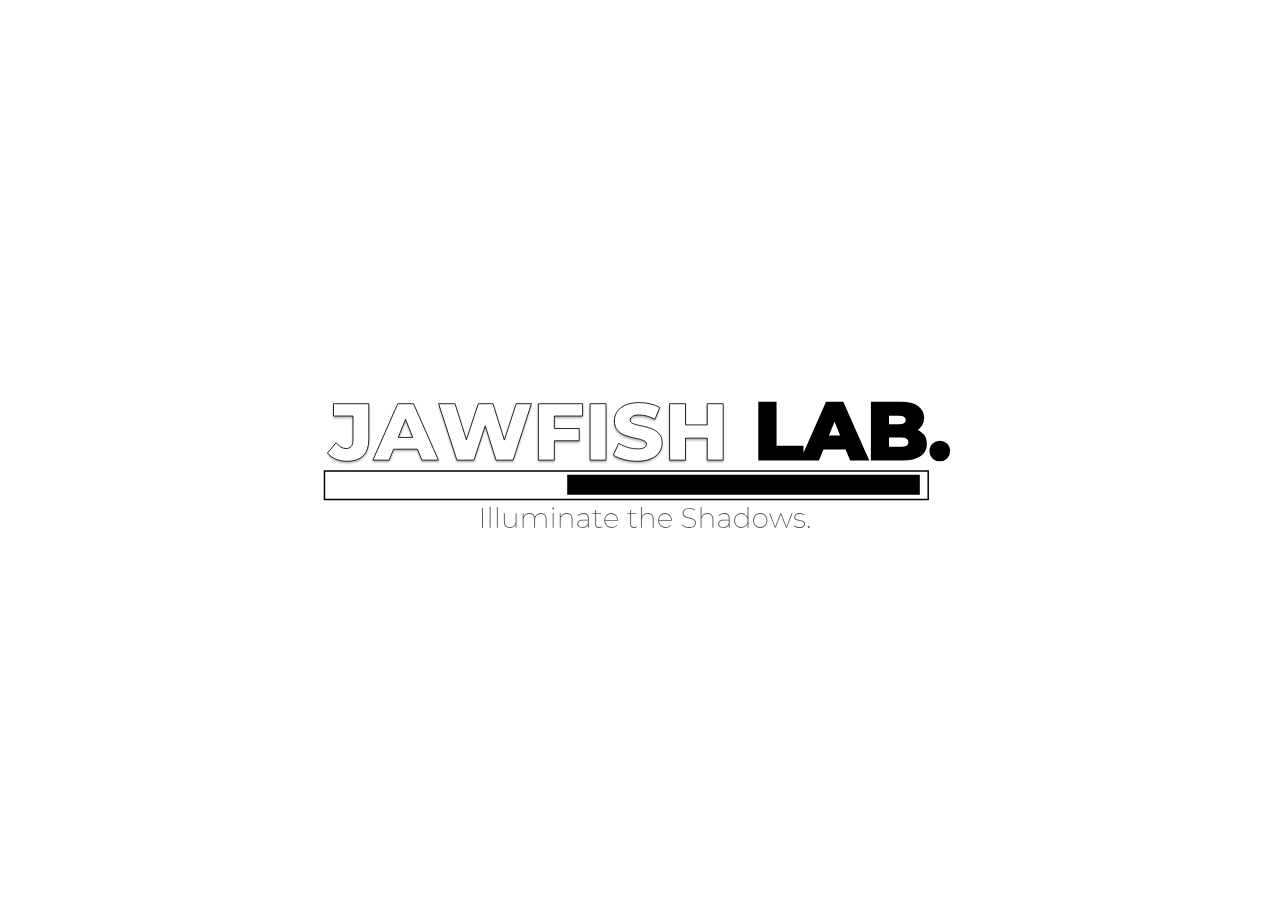
<file: index.html>
<!doctype html>
<html lang="ja">
<head>
  <meta charset="utf-8">
  <meta name="viewport" content="width=device-width, initial-scale=1">
  <title>Jawfish Lab.</title>
  <meta name="description" content="Jawfish Lab. — DFIR / Incident Response / Training and Research.">
  <style>
    html,body {
      margin: 0;
      padding: 0;
      height: 100%;
      background: #fff;
      color: #111;
      font-family: system-ui, -apple-system, "Segoe UI", Roboto, Helvetica, Arial;
      display: grid;
      place-items: center;
    }
    img {
      width: 50vw;
      max-width: 850px;
      height: auto;
    }
  </style>
</head>
<body>
  <main>
    <img src="assets/logo.svg" alt="Jawfish Lab. logo" width="280" height="auto">
  </main>
</body>
</html>
</file>
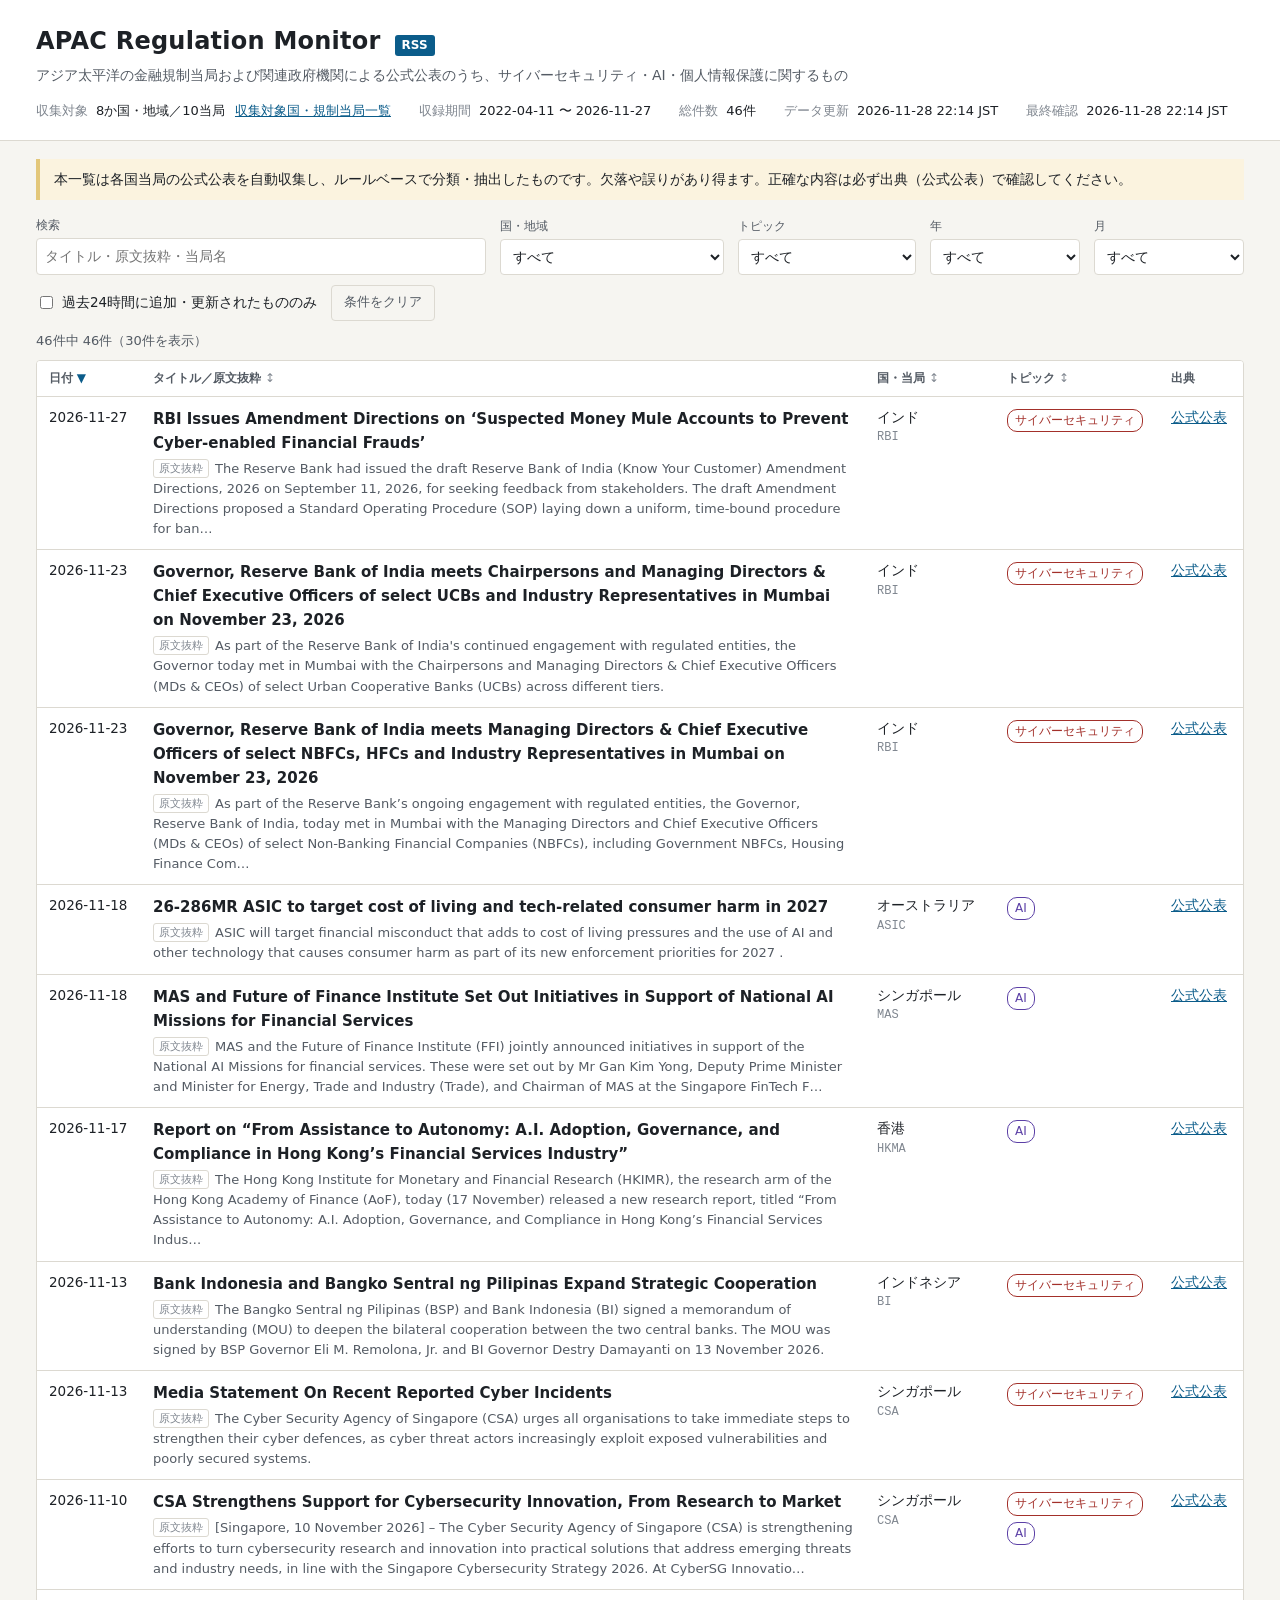
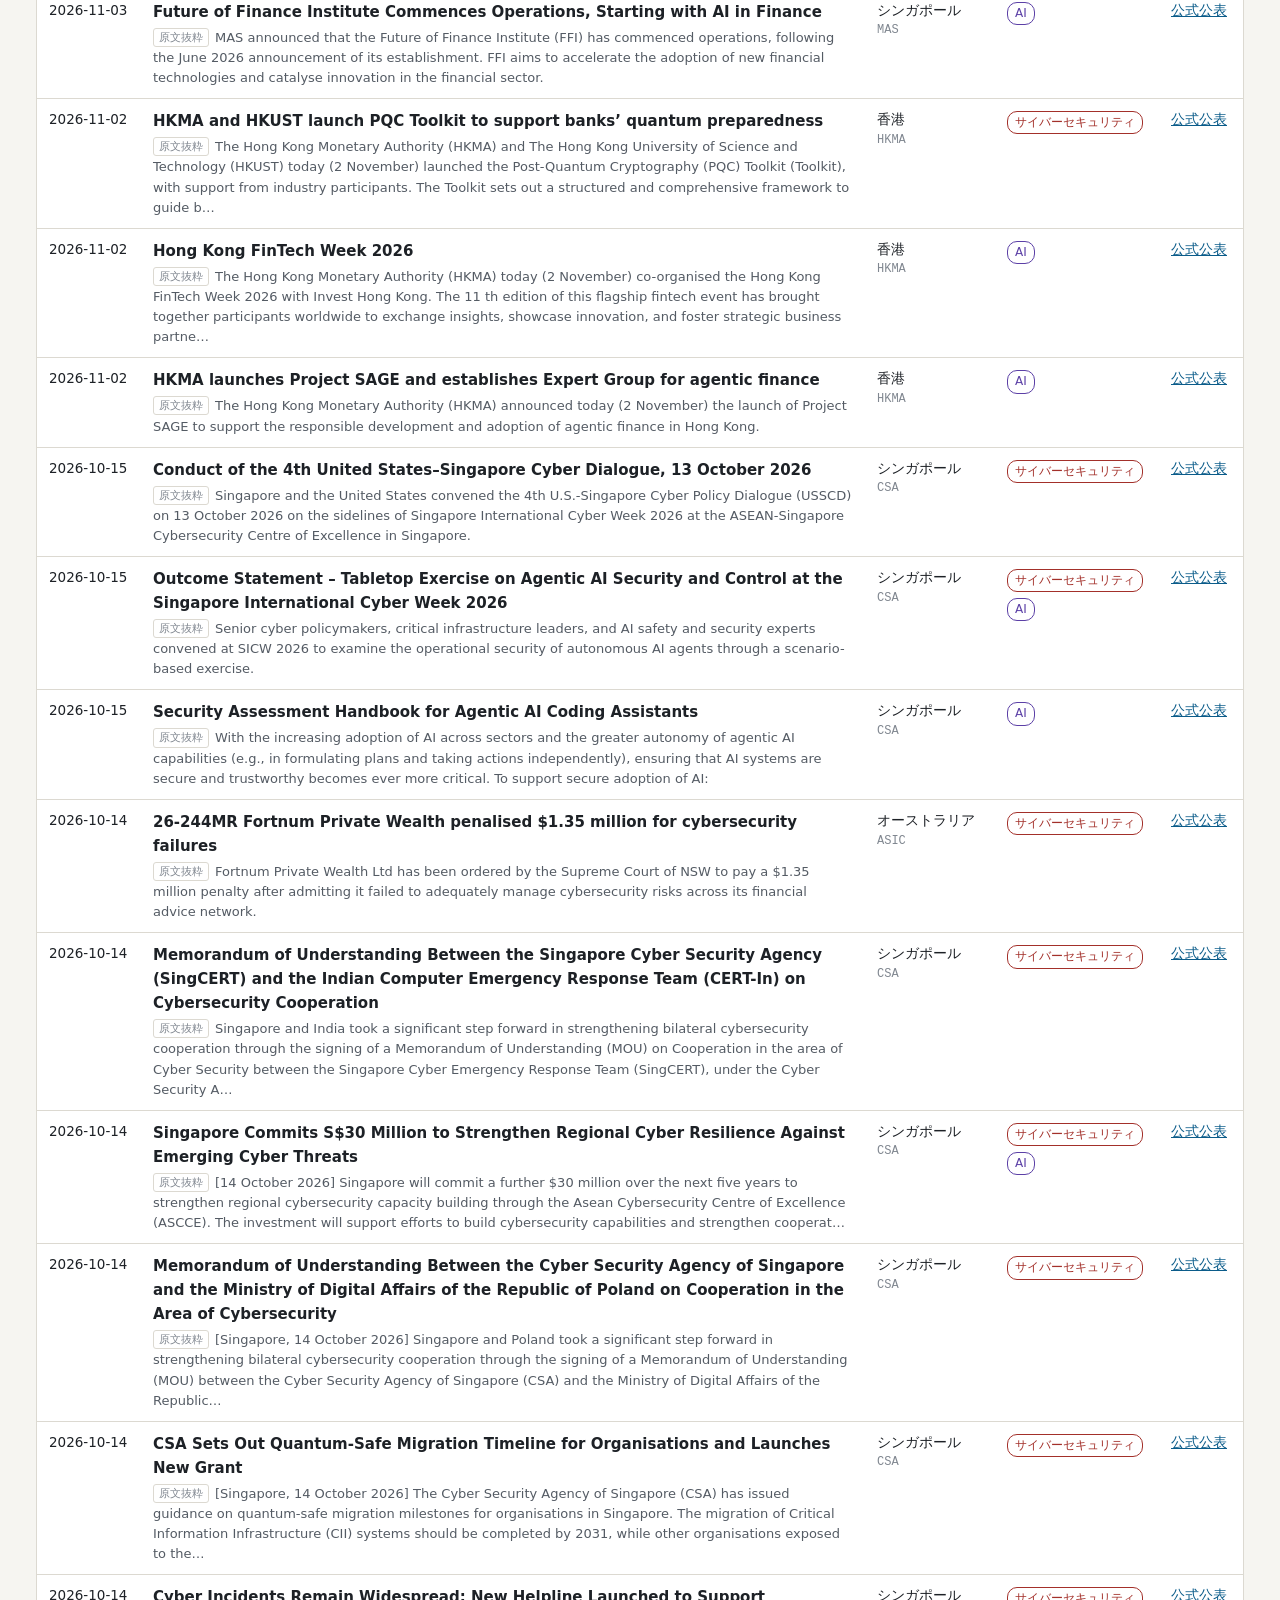
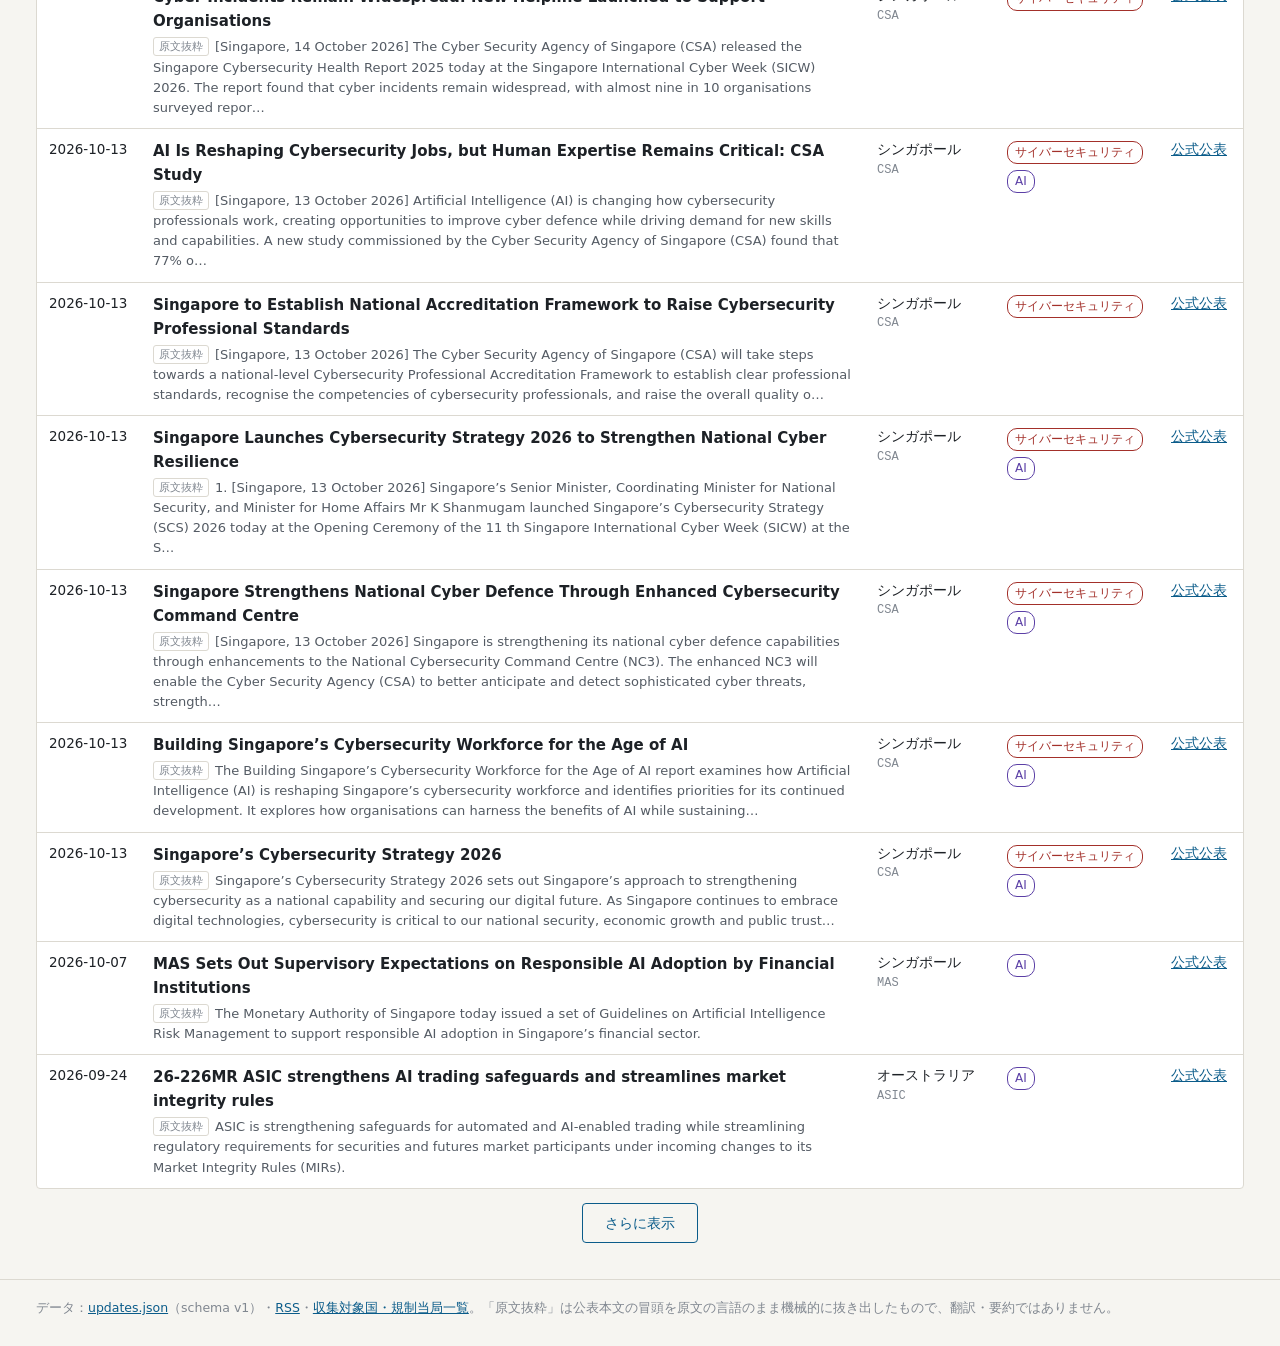
<file: reg-watch/index.html>
<!doctype html>
<html lang="ja">
<head>
  <meta charset="utf-8">
  <meta name="viewport" content="width=device-width, initial-scale=1">
  <title>APAC Regulation Monitor</title>
  <meta name="description" content="APACの金融規制当局および関連政府機関による公式公表のうち、サイバーセキュリティ／AI／個人情報保護に関するものの一覧">
  <link rel="alternate" type="application/rss+xml" title="APAC Regulation Monitor" href="feed.xml">
  <link rel="stylesheet" href="styles.css">
</head>
<body>
  <header class="site-header">
    <div class="wrap">
      <div class="title-row">
        <h1>APAC Regulation Monitor</h1>
        <a class="rss" href="feed.xml">RSS</a>
      </div>
      <p class="tagline">アジア太平洋の金融規制当局および関連政府機関による公式公表のうち、サイバーセキュリティ・AI・個人情報保護に関するもの</p>
      <dl class="meta">
        <div><dt>収集対象</dt><dd><span id="meta-sources">—</span> <a class="meta-link" href="sources.html">収集対象国・規制当局一覧</a></dd></div>
        <div><dt>収録期間</dt><dd id="meta-range">—</dd></div>
        <div><dt>総件数</dt><dd id="meta-count">—</dd></div>
        <div><dt>データ更新</dt><dd id="meta-generated">—</dd></div>
        <div><dt>最終確認</dt><dd id="meta-checked">—</dd></div>
      </dl>
    </div>
  </header>

  <main class="wrap">
    <p class="notice" role="note">本一覧は各国当局の公式公表を自動収集し、ルールベースで分類・抽出したものです。欠落や誤りがあり得ます。正確な内容は必ず出典（公式公表）で確認してください。</p>

    <form class="filters" id="filters" role="search" onsubmit="return false">
      <label class="field search">
        <span>検索</span>
        <input type="search" id="q" placeholder="タイトル・原文抜粋・当局名" autocomplete="off">
      </label>
      <label class="field">
        <span>国・地域</span>
        <select id="f-country"><option value="">すべて</option></select>
      </label>
      <label class="field">
        <span>トピック</span>
        <select id="f-topic"><option value="">すべて</option></select>
      </label>
      <label class="field">
        <span>年</span>
        <select id="f-year"><option value="">すべて</option></select>
      </label>
      <label class="field">
        <span>月</span>
        <select id="f-month"><option value="">すべて</option></select>
      </label>
      <label class="check">
        <input type="checkbox" id="f-recent">
        <span>過去24時間に追加・更新されたもののみ</span>
      </label>
      <button type="button" class="reset" id="reset">条件をクリア</button>
    </form>

    <p class="status" id="status" aria-live="polite">読み込み中…</p>

    <div class="table-scroll">
      <table class="updates" id="table">
        <thead>
          <tr>
            <th scope="col" class="c-date"><button type="button" data-sort="date">日付</button></th>
            <th scope="col" class="c-title"><button type="button" data-sort="title">タイトル／原文抜粋</button></th>
            <th scope="col" class="c-src"><button type="button" data-sort="country">国・当局</button></th>
            <th scope="col" class="c-topic"><button type="button" data-sort="topic">トピック</button></th>
            <th scope="col" class="c-link">出典</th>
          </tr>
        </thead>
        <tbody id="rows"></tbody>
      </table>
    </div>

    <div class="more-row">
      <button type="button" id="more" hidden>さらに表示</button>
    </div>
  </main>

  <footer class="site-footer">
    <div class="wrap">
      <p>データ：<a href="data/updates.json">updates.json</a>（schema v1）・<a href="feed.xml">RSS</a>・<a href="sources.html">収集対象国・規制当局一覧</a>。「原文抜粋」は公表本文の冒頭を原文の言語のまま機械的に抜き出したもので、翻訳・要約ではありません。</p>
    </div>
  </footer>

  <script src="app.js"></script>
</body>
</html>
</file>
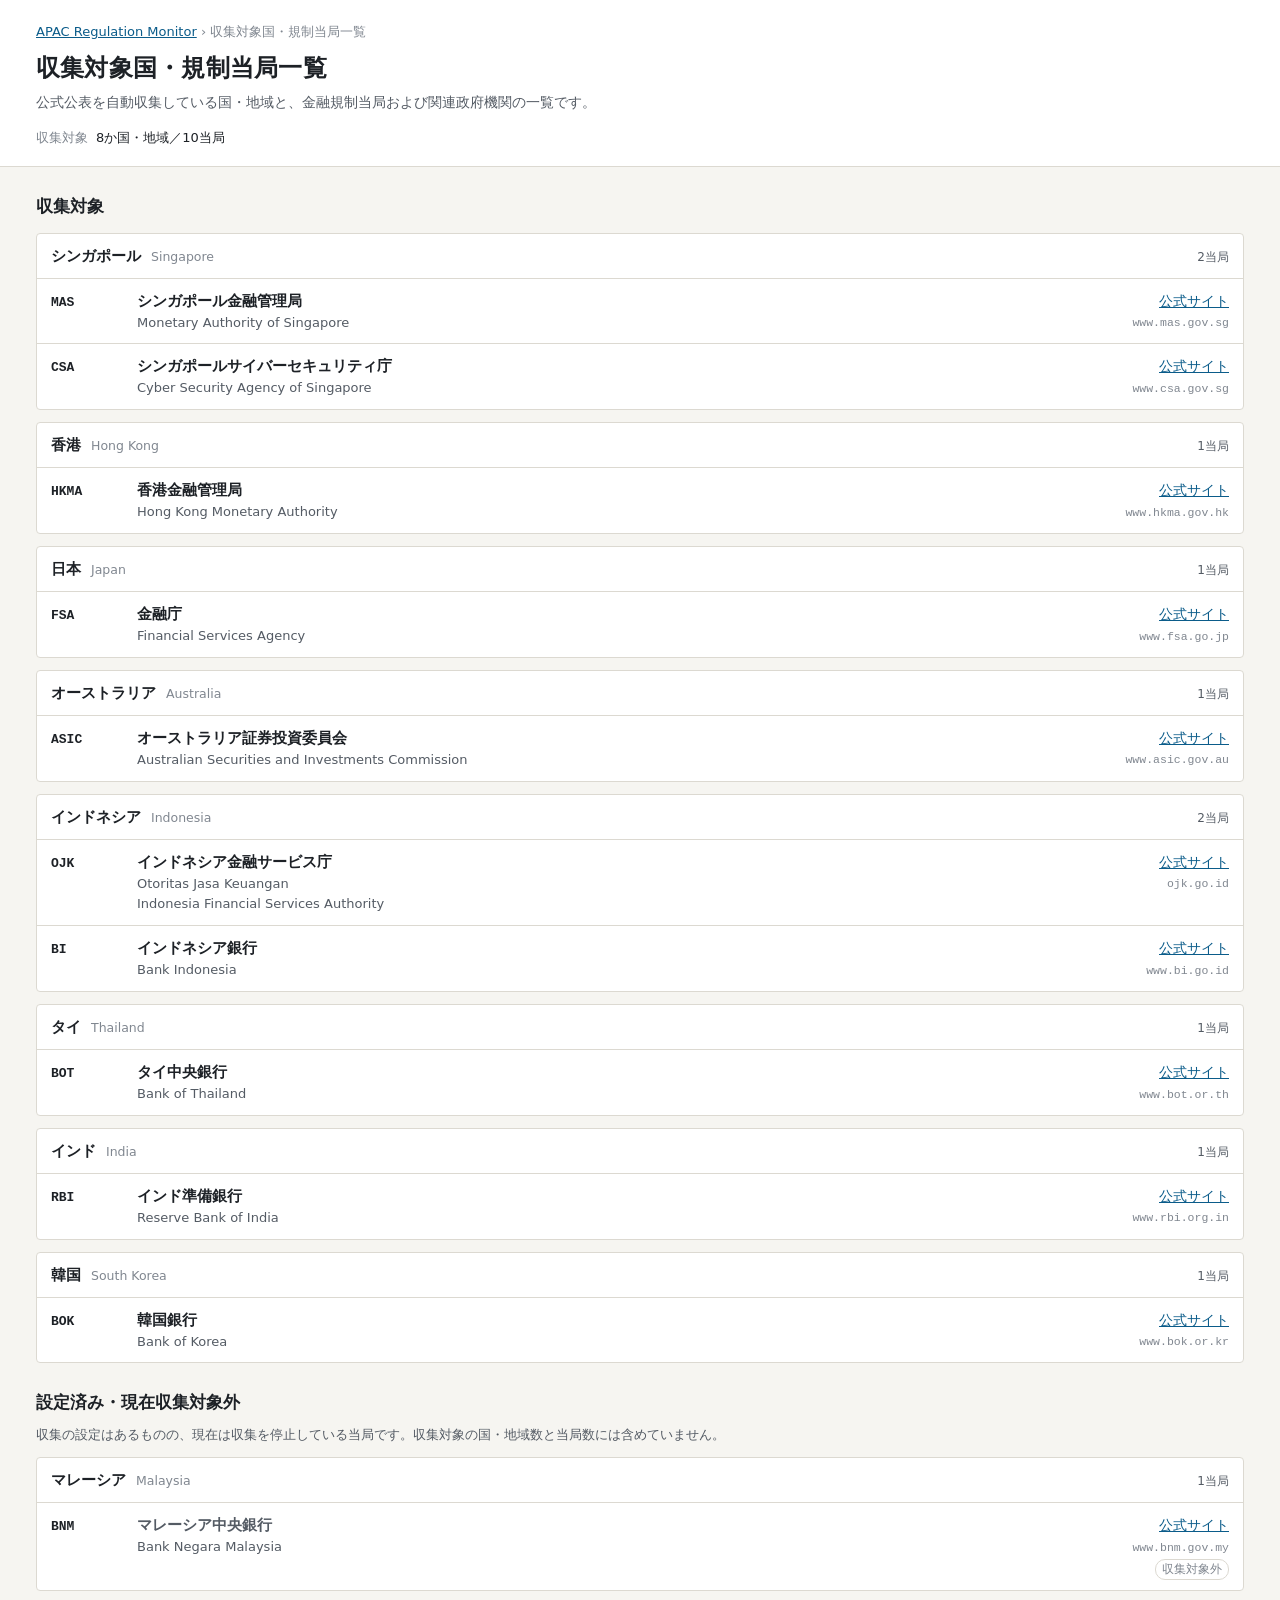
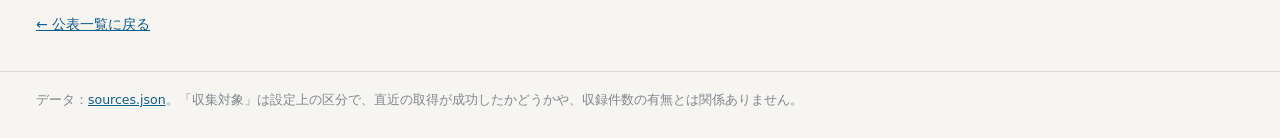
<file: reg-watch/sources.html>
<!doctype html>
<html lang="ja">
<head>
  <meta charset="utf-8">
  <meta name="viewport" content="width=device-width, initial-scale=1">
  <title>収集対象国・規制当局一覧 | APAC Regulation Monitor</title>
  <meta name="description" content="APAC Regulation Monitor が公式公表を収集している国・地域と、金融規制当局および関連政府機関の一覧">
  <link rel="alternate" type="application/rss+xml" title="APAC Regulation Monitor" href="feed.xml">
  <link rel="stylesheet" href="styles.css">
</head>
<body>
  <header class="site-header">
    <div class="wrap">
      <p class="crumb"><a href="./">APAC Regulation Monitor</a> <span aria-hidden="true">›</span> 収集対象国・規制当局一覧</p>
      <div class="title-row">
        <h1>収集対象国・規制当局一覧</h1>
      </div>
      <p class="tagline">公式公表を自動収集している国・地域と、金融規制当局および関連政府機関の一覧です。</p>
      <dl class="meta">
        <div><dt>収集対象</dt><dd id="dir-summary">—</dd></div>
      </dl>
    </div>
  </header>

  <main class="wrap">
    <p class="status" id="status" aria-live="polite">読み込み中…</p>

    <section class="dir-section" id="active" aria-labelledby="active-title" hidden>
      <h2 id="active-title">収集対象</h2>
      <div id="active-list"></div>
    </section>

    <section class="dir-section" id="inactive" aria-labelledby="inactive-title" hidden>
      <h2 id="inactive-title">設定済み・現在収集対象外</h2>
      <p class="section-note">収集の設定はあるものの、現在は収集を停止している当局です。収集対象の国・地域数と当局数には含めていません。</p>
      <div id="inactive-list"></div>
    </section>

    <p class="back-row"><a href="./">← 公表一覧に戻る</a></p>
  </main>

  <footer class="site-footer">
    <div class="wrap">
      <p>データ：<a href="data/sources.json">sources.json</a>。「収集対象」は設定上の区分で、直近の取得が成功したかどうかや、収録件数の有無とは関係ありません。</p>
    </div>
  </footer>

  <script src="sources.js"></script>
</body>
</html>
</file>
<file: reg-watch/styles.css>
:root {
  --bg: #f6f5f1;
  --surface: #ffffff;
  --ink: #1d2126;
  --ink-soft: #545b64;
  --ink-faint: #808790;
  --rule: #dcd9d1;
  --accent: #0b5c8a;
  --accent-ink: #ffffff;
  --notice-bg: #fbf3df;
  --notice-rule: #e3c77a;
  --cyber: #a3302a;
  --ai: #5b3fa6;
  --privacy: #1f7a52;
  --font: "Hiragino Kaku Gothic ProN", "Hiragino Sans", "Yu Gothic UI", "Yu Gothic", Meiryo,
    system-ui, -apple-system, "Segoe UI", sans-serif;
  --mono: ui-monospace, "SFMono-Regular", Consolas, "Liberation Mono", monospace;
}

@media (prefers-color-scheme: dark) {
  :root {
    --bg: #15181c;
    --surface: #1d2126;
    --ink: #e7e9ec;
    --ink-soft: #b1b7bf;
    --ink-faint: #8a919a;
    --rule: #343a42;
    --accent: #6fb7e3;
    --accent-ink: #0d1a24;
    --notice-bg: #2b2516;
    --notice-rule: #7d6a35;
    --cyber: #f08a82;
    --ai: #b9a3f2;
    --privacy: #7fd1a8;
  }
}

* { box-sizing: border-box; }

html { -webkit-text-size-adjust: 100%; }

body {
  margin: 0;
  background: var(--bg);
  color: var(--ink);
  font-family: var(--font);
  font-size: 15px;
  line-height: 1.6;
}

a { color: var(--accent); }
a:hover { text-decoration-thickness: 2px; }

.wrap {
  max-width: 1240px;
  margin: 0 auto;
  padding: 0 16px;
}

/* Header ------------------------------------------------------------ */

.site-header {
  background: var(--surface);
  border-bottom: 1px solid var(--rule);
  padding: 22px 0 18px;
}

.title-row {
  display: flex;
  align-items: baseline;
  gap: 14px;
  flex-wrap: wrap;
}

h1 {
  margin: 0;
  font-size: 24px;
  letter-spacing: 0.01em;
  font-weight: 700;
}

.rss {
  font-size: 12px;
  font-weight: 700;
  text-decoration: none;
  color: var(--accent-ink);
  background: var(--accent);
  border-radius: 3px;
  padding: 1px 7px;
}

.tagline {
  margin: 4px 0 14px;
  color: var(--ink-soft);
  font-size: 14px;
}

.meta {
  display: flex;
  flex-wrap: wrap;
  gap: 6px 28px;
  margin: 0;
  font-size: 13px;
}

.meta div { display: flex; gap: 8px; }
.meta dt { color: var(--ink-faint); }
.meta dd { margin: 0; font-variant-numeric: tabular-nums; }

.meta-link { margin-left: 6px; white-space: nowrap; }

/* Notice & filters --------------------------------------------------- */

.notice {
  margin: 18px 0 16px;
  padding: 10px 14px;
  background: var(--notice-bg);
  border-left: 4px solid var(--notice-rule);
  font-size: 13.5px;
}

.filters {
  display: flex;
  flex-wrap: wrap;
  align-items: flex-end;
  gap: 10px 14px;
  margin-bottom: 10px;
}

.field { display: flex; flex-direction: column; gap: 3px; font-size: 12px; color: var(--ink-soft); }
.field.search { flex: 1 1 260px; }

input[type="search"],
select {
  font: inherit;
  font-size: 14px;
  color: var(--ink);
  background: var(--surface);
  border: 1px solid var(--rule);
  border-radius: 4px;
  padding: 6px 8px;
  min-height: 36px;
}

input[type="search"] { width: 100%; }
select { min-width: 150px; }

input:focus-visible,
select:focus-visible,
button:focus-visible,
a:focus-visible {
  outline: 2px solid var(--accent);
  outline-offset: 2px;
}

.check {
  display: flex;
  align-items: center;
  gap: 6px;
  font-size: 13.5px;
  min-height: 36px;
}

.reset {
  font: inherit;
  font-size: 13px;
  min-height: 36px;
  padding: 0 12px;
  border: 1px solid var(--rule);
  border-radius: 4px;
  background: transparent;
  color: var(--ink-soft);
  cursor: pointer;
}

.status {
  margin: 4px 0 8px;
  font-size: 13px;
  color: var(--ink-soft);
  font-variant-numeric: tabular-nums;
}
.status.error { color: var(--cyber); }

/* Table ------------------------------------------------------------- */

.table-scroll {
  overflow-x: auto;
  background: var(--surface);
  border: 1px solid var(--rule);
  border-radius: 4px;
}

table.updates {
  width: 100%;
  min-width: 764px;
  border-collapse: collapse;
}

.updates th,
.updates td {
  text-align: left;
  vertical-align: top;
  padding: 10px 12px;
  border-bottom: 1px solid var(--rule);
}

.updates tbody tr:last-child td { border-bottom: 0; }

.updates th {
  position: sticky;
  top: 0;
  background: var(--surface);
  font-size: 12px;
  font-weight: 700;
  color: var(--ink-soft);
  white-space: nowrap;
  padding-top: 8px;
  padding-bottom: 8px;
}

.updates th button {
  font: inherit;
  color: inherit;
  background: none;
  border: 0;
  padding: 0;
  cursor: pointer;
}

.updates th button::after {
  content: " ↕";
  color: var(--ink-faint);
  font-weight: 400;
}
.updates th[aria-sort="ascending"] button::after { content: " ▲"; color: var(--accent); }
.updates th[aria-sort="descending"] button::after { content: " ▼"; color: var(--accent); }

.c-date { width: 104px; white-space: nowrap; font-variant-numeric: tabular-nums; font-size: 13.5px; }
.c-title { min-width: 380px; }
.c-src { width: 130px; }
.c-topic { width: 150px; }
.c-link { width: 84px; white-space: nowrap; font-size: 13.5px; }

.title a {
  font-weight: 600;
  text-decoration: none;
  color: var(--ink);
}
.title a:hover { color: var(--accent); text-decoration: underline; }

.summary {
  margin: 4px 0 0;
  font-size: 13px;
  color: var(--ink-soft);
  line-height: 1.55;
}

.excerpt-label {
  display: inline-block;
  margin-right: 6px;
  padding: 0 5px;
  border: 1px solid var(--rule);
  border-radius: 3px;
  font-size: 11px;
  color: var(--ink-faint);
  vertical-align: 1px;
}

.country, .regulator { display: block; }
.country { font-size: 13.5px; }
.regulator { font-size: 12px; color: var(--ink-faint); font-family: var(--mono); }

.tag {
  display: inline-block;
  margin: 0 4px 4px 0;
  padding: 1px 7px;
  border: 1px solid currentColor;
  border-radius: 10px;
  font-size: 12px;
  white-space: nowrap;
}
.topic-cyber_security { color: var(--cyber); }
.topic-ai { color: var(--ai); }
.topic-privacy_data_protection { color: var(--privacy); }

tr.empty td {
  text-align: center;
  color: var(--ink-faint);
  padding: 32px 12px;
}

.more-row { text-align: center; margin: 14px 0 0; }

#more {
  font: inherit;
  font-size: 14px;
  padding: 8px 22px;
  border: 1px solid var(--accent);
  border-radius: 4px;
  background: transparent;
  color: var(--accent);
  cursor: pointer;
}

/* Sources page (sources.html) --------------------------------------- */

.crumb {
  margin: 0 0 6px;
  font-size: 13px;
  color: var(--ink-faint);
}

.dir-section { margin-top: 26px; }

.dir-section h2 {
  margin: 0 0 12px;
  font-size: 17px;
  font-weight: 700;
}

.section-note {
  margin: -4px 0 12px;
  font-size: 13px;
  color: var(--ink-soft);
}

.country-block {
  background: var(--surface);
  border: 1px solid var(--rule);
  border-radius: 4px;
  margin-bottom: 12px;
}

.country-head {
  display: flex;
  align-items: baseline;
  flex-wrap: wrap;
  gap: 4px 10px;
  margin: 0;
  padding: 10px 14px;
  border-bottom: 1px solid var(--rule);
  font-size: 15px;
}
.country-en { font-size: 12.5px; font-weight: 400; color: var(--ink-faint); }
.country-n { margin-left: auto; font-size: 12px; font-weight: 400; color: var(--ink-soft); }

.reg-list { list-style: none; margin: 0; padding: 0; }

.reg {
  display: grid;
  grid-template-columns: 72px 1fr auto;
  gap: 4px 14px;
  align-items: baseline;
  padding: 10px 14px;
  border-bottom: 1px solid var(--rule);
}
.reg:last-child { border-bottom: 0; }

.reg-abbr { font-family: var(--mono); font-size: 13px; font-weight: 700; }
.reg-names { display: flex; flex-direction: column; min-width: 0; }
.reg-ja { font-weight: 600; }
.reg-official, .reg-en { font-size: 13px; color: var(--ink-soft); }
.reg-side { display: flex; flex-direction: column; align-items: flex-end; gap: 2px; font-size: 13.5px; }
.reg-host { font-size: 11.5px; color: var(--ink-faint); font-family: var(--mono); }

.badge-inactive {
  padding: 0 6px;
  border: 1px solid var(--rule);
  border-radius: 10px;
  font-size: 11.5px;
  color: var(--ink-faint);
  white-space: nowrap;
}
.reg.is-inactive .reg-ja { color: var(--ink-soft); }

.back-row { margin: 22px 0 0; font-size: 14px; }

@media (max-width: 640px) {
  .reg { grid-template-columns: 56px 1fr; }
  .reg-side { grid-column: 2; flex-direction: row; flex-wrap: wrap; align-items: baseline; gap: 2px 10px; }
}

/* Footer ------------------------------------------------------------ */

.site-footer {
  margin-top: 36px;
  padding: 18px 0 28px;
  border-top: 1px solid var(--rule);
  font-size: 12.5px;
  color: var(--ink-faint);
}
.site-footer p { margin: 0; }

@media (max-width: 640px) {
  h1 { font-size: 20px; }
  .meta { gap: 4px 18px; }
  select { min-width: 0; flex: 1; }
  .field { flex: 1 1 140px; }
  .field.search { flex-basis: 100%; }
}
</file>
